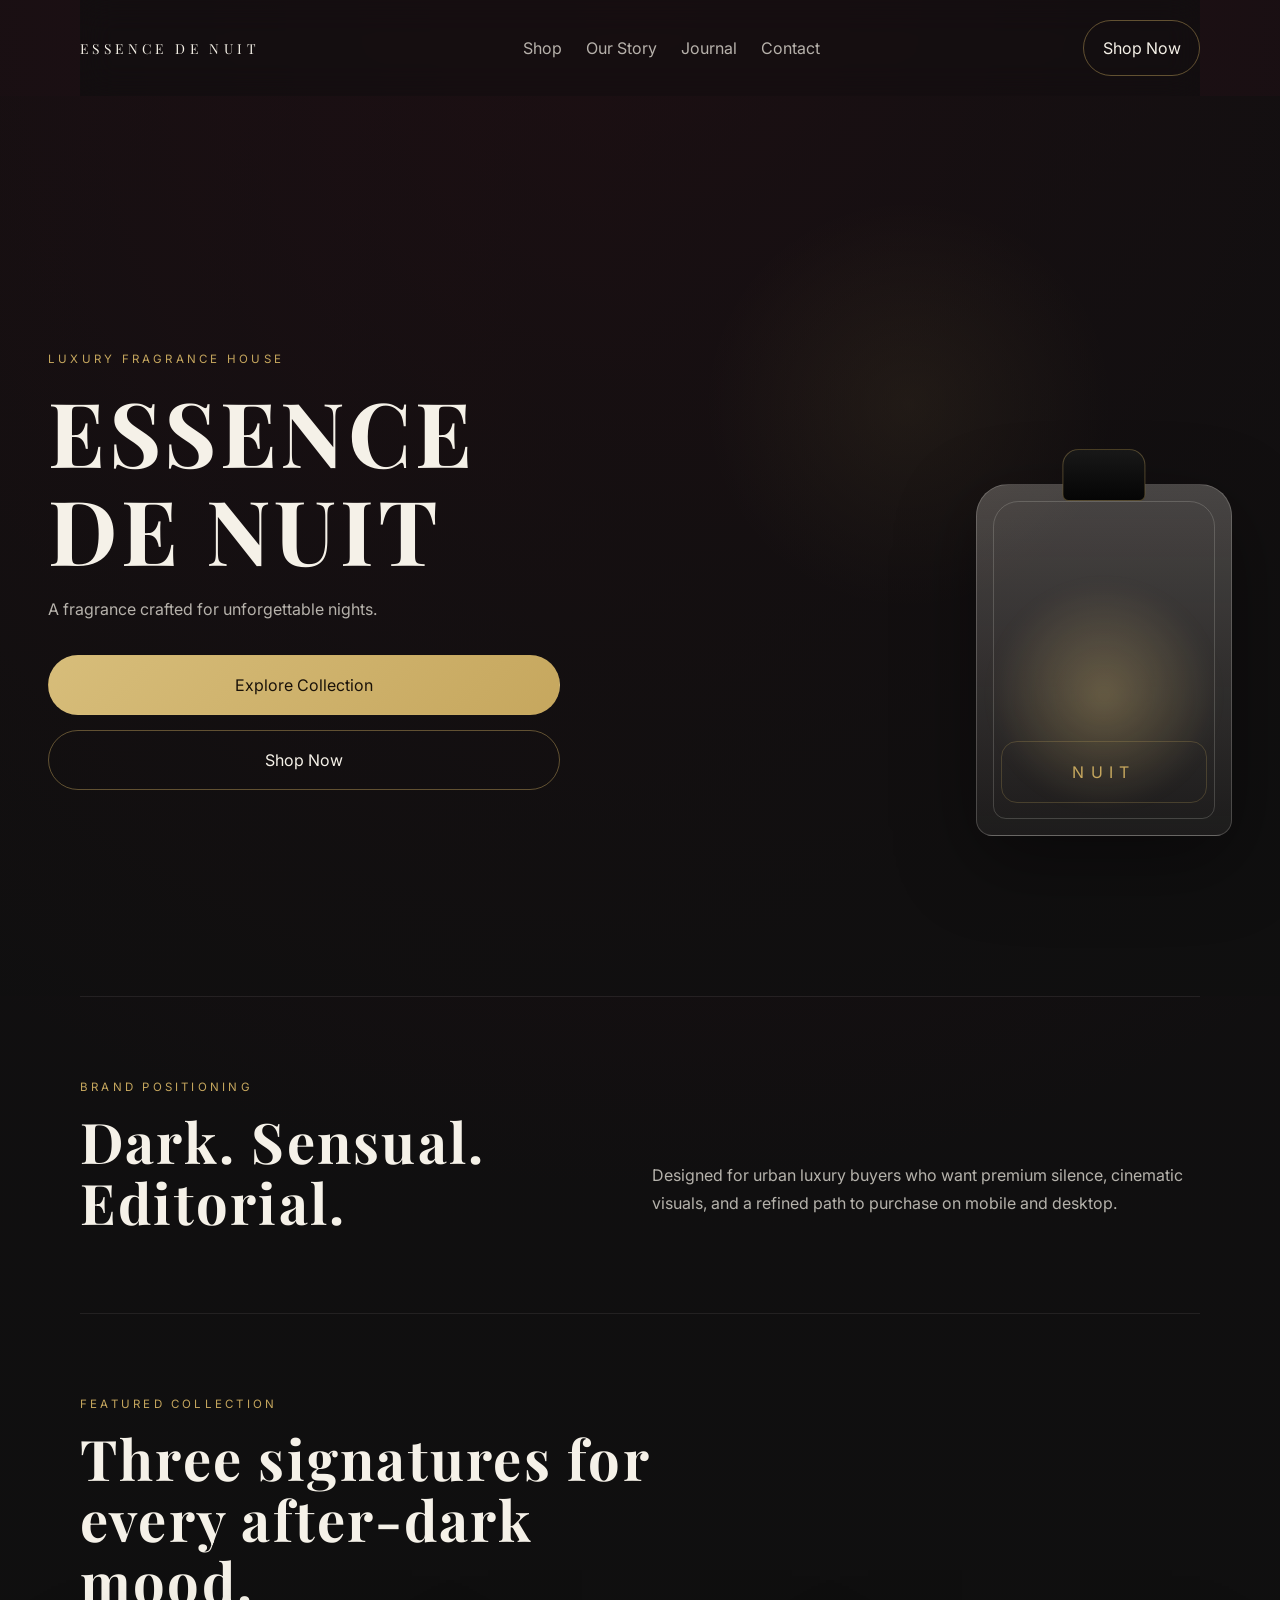
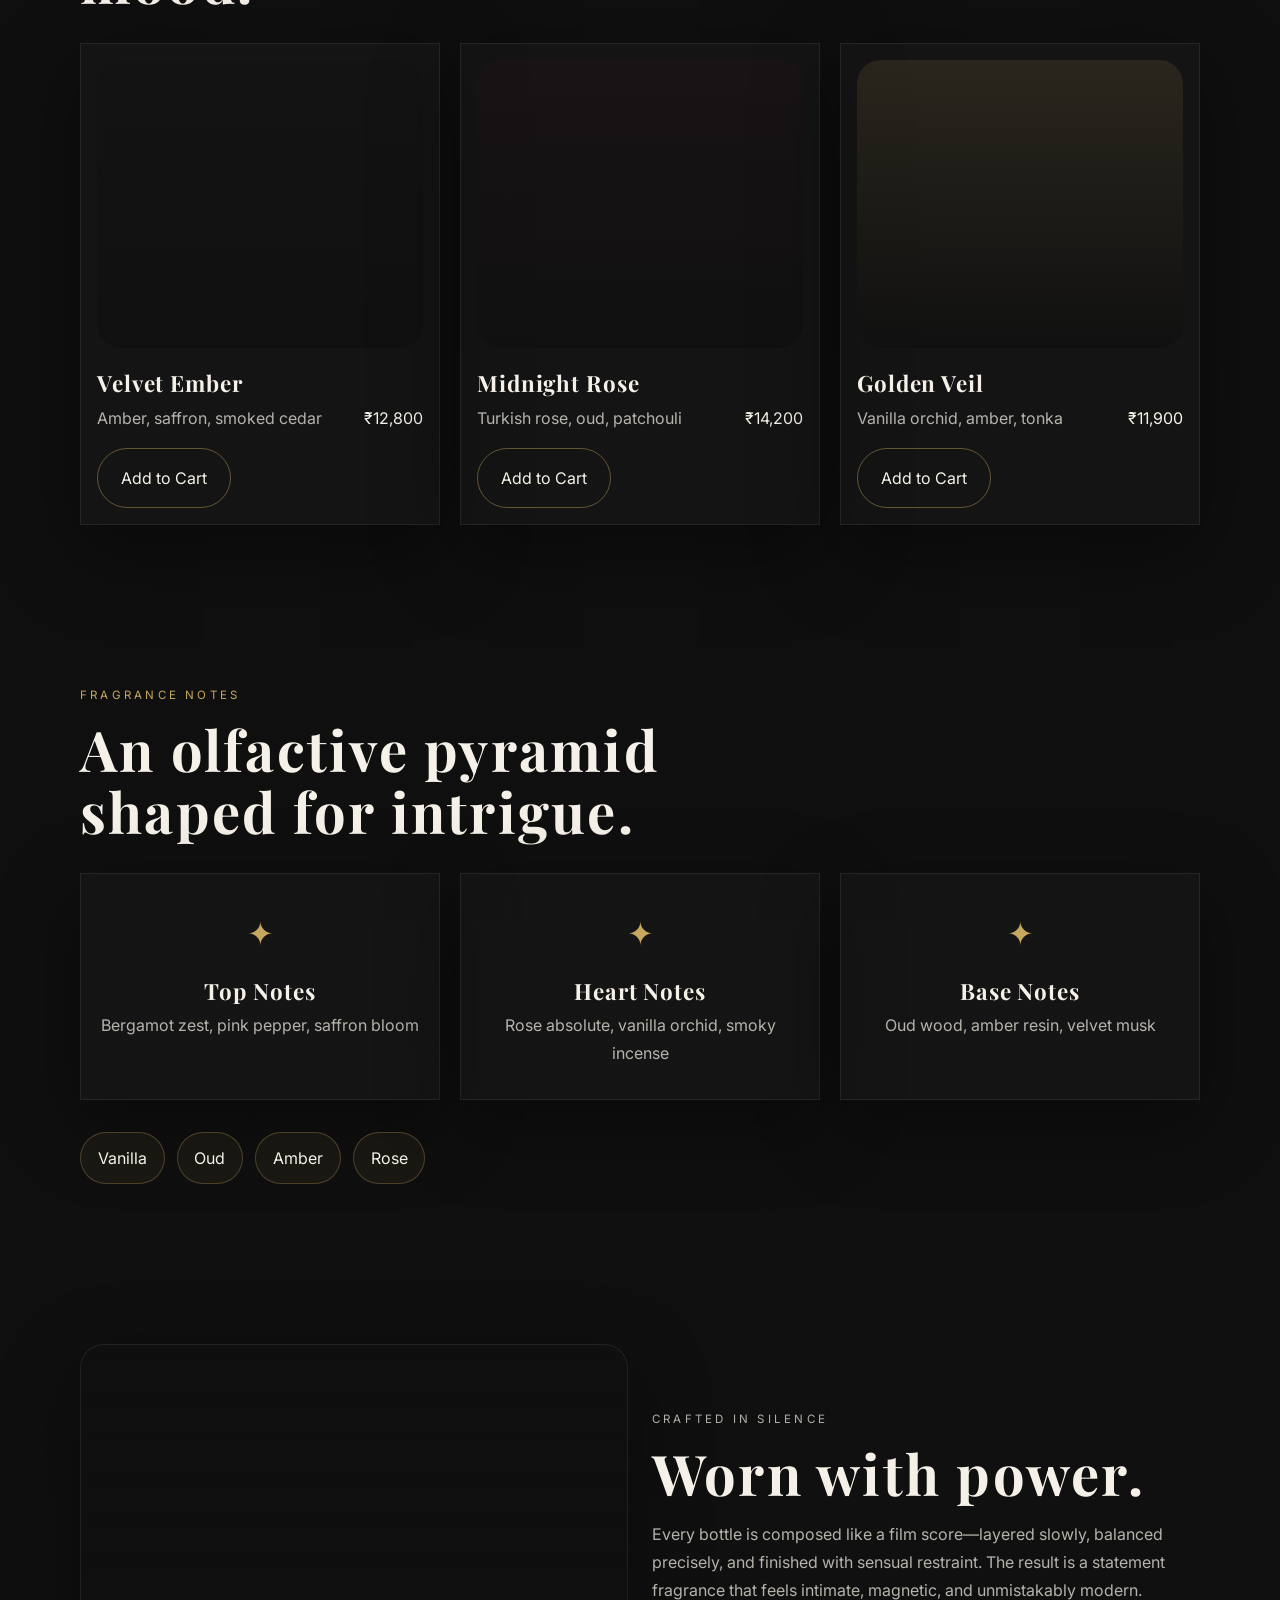
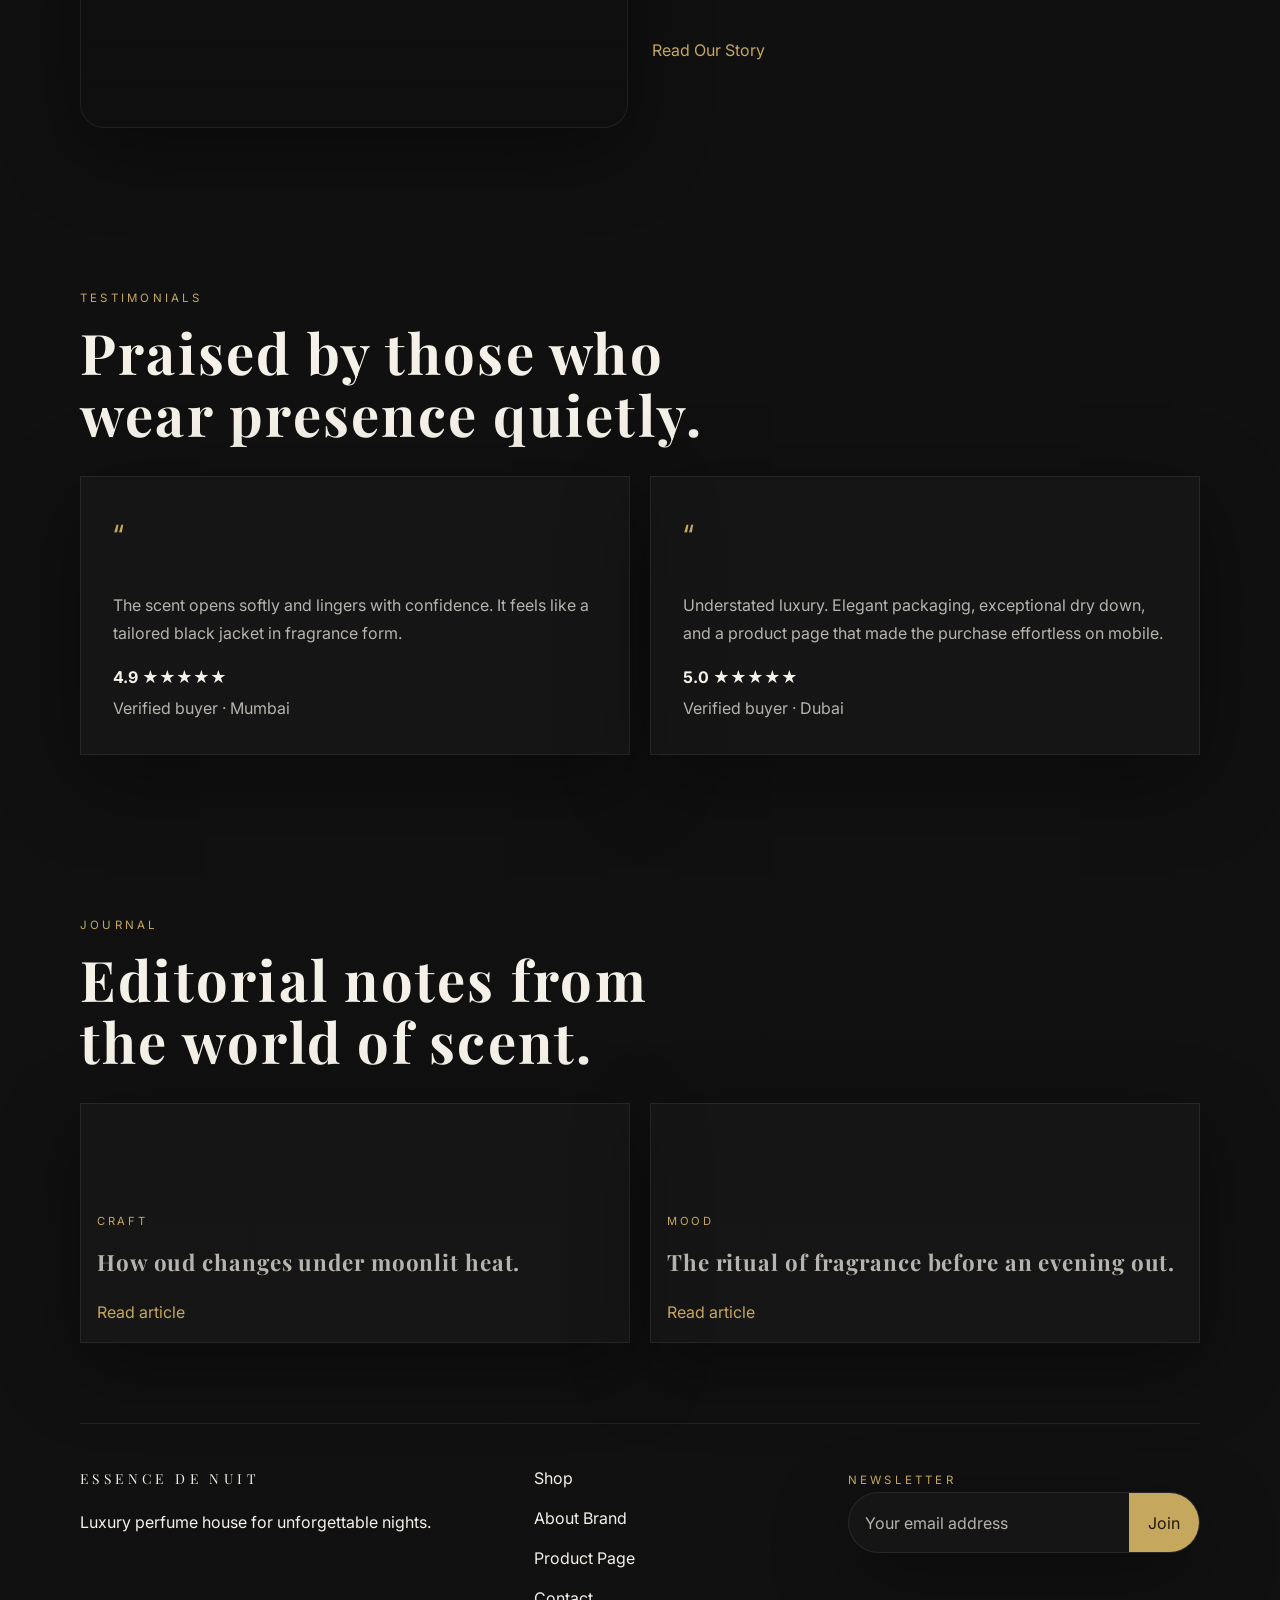
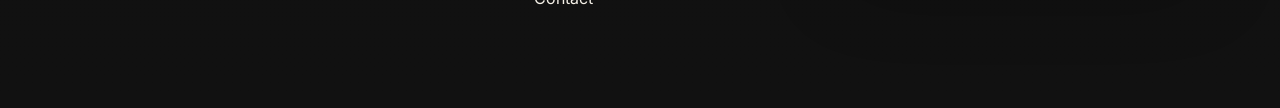
<file: index.html>
<!DOCTYPE html>
<html lang="en">
  <head>
    <meta charset="UTF-8" />
    <meta name="viewport" content="width=device-width, initial-scale=1.0" />
    <title>Essence de Nuit | Luxury Perfume House</title>
    <meta
      name="description"
      content="Discover Essence de Nuit, a cinematic luxury perfume experience crafted for unforgettable nights."
    />
    <link rel="preconnect" href="https://fonts.googleapis.com" />
    <link rel="preconnect" href="https://fonts.gstatic.com" crossorigin />
    <link
      href="https://fonts.googleapis.com/css2?family=Inter:wght@400;500;600&family=Playfair+Display:wght@500;600;700&display=swap"
      rel="stylesheet"
    />
    <link rel="stylesheet" href="styles.css" />
  </head>
  <body>
    <div class="site-shell">
      <header class="site-header">
        <a class="brand-mark" href="index.html">ESSENCE DE NUIT</a>
        <nav class="nav-links" aria-label="Primary navigation">
          <a href="shop.html">Shop</a>
          <a href="#story">Our Story</a>
          <a href="#journal">Journal</a>
          <a href="#contact">Contact</a>
        </nav>
        <a class="nav-cta" href="product.html">Shop Now</a>
      </header>

      <main>
        <section class="hero-section">
          <div class="hero-overlay"></div>
          <div class="hero-content reveal-up">
            <p class="eyebrow">Luxury Fragrance House</p>
            <h1>ESSENCE DE NUIT</h1>
            <p class="hero-copy">
              A fragrance crafted for unforgettable nights.
            </p>
            <div class="hero-actions">
              <a class="button button-gold" href="shop.html">Explore Collection</a>
              <a class="button button-outline" href="product.html">Shop Now</a>
            </div>
          </div>
          <div class="hero-product reveal-up delay-1" aria-hidden="true">
            <div class="bottle-glow"></div>
            <div class="perfume-bottle">
              <span class="cap"></span>
              <span class="label">Nuit</span>
            </div>
          </div>
        </section>

        <section class="section intro-strip reveal-up">
          <div>
            <p class="eyebrow">Brand Positioning</p>
            <h2>Dark. Sensual. Editorial.</h2>
          </div>
          <p>
            Designed for urban luxury buyers who want premium silence, cinematic visuals,
            and a refined path to purchase on mobile and desktop.
          </p>
        </section>

        <section class="section" id="shop">
          <div class="section-heading reveal-up">
            <p class="eyebrow">Featured Collection</p>
            <h2>Three signatures for every after-dark mood.</h2>
          </div>
          <div class="product-grid">
            <article class="product-card reveal-up">
              <div class="product-visual visual-noir"></div>
              <div class="product-meta">
                <div>
                  <h3>Velvet Ember</h3>
                  <p>Amber, saffron, smoked cedar</p>
                </div>
                <span>₹12,800</span>
              </div>
              <a class="button button-outline button-small" href="product.html">Add to Cart</a>
            </article>
            <article class="product-card reveal-up delay-1">
              <div class="product-visual visual-rose"></div>
              <div class="product-meta">
                <div>
                  <h3>Midnight Rose</h3>
                  <p>Turkish rose, oud, patchouli</p>
                </div>
                <span>₹14,200</span>
              </div>
              <a class="button button-outline button-small" href="product.html">Add to Cart</a>
            </article>
            <article class="product-card reveal-up delay-2">
              <div class="product-visual visual-amber"></div>
              <div class="product-meta">
                <div>
                  <h3>Golden Veil</h3>
                  <p>Vanilla orchid, amber, tonka</p>
                </div>
                <span>₹11,900</span>
              </div>
              <a class="button button-outline button-small" href="product.html">Add to Cart</a>
            </article>
          </div>
        </section>

        <section class="section notes-section">
          <div class="section-heading reveal-up">
            <p class="eyebrow">Fragrance Notes</p>
            <h2>An olfactive pyramid shaped for intrigue.</h2>
          </div>
          <div class="notes-grid">
            <article class="note-card reveal-up">
              <span class="note-icon">✦</span>
              <h3>Top Notes</h3>
              <p>Bergamot zest, pink pepper, saffron bloom</p>
            </article>
            <article class="note-card reveal-up delay-1">
              <span class="note-icon">✦</span>
              <h3>Heart Notes</h3>
              <p>Rose absolute, vanilla orchid, smoky incense</p>
            </article>
            <article class="note-card reveal-up delay-2">
              <span class="note-icon">✦</span>
              <h3>Base Notes</h3>
              <p>Oud wood, amber resin, velvet musk</p>
            </article>
          </div>
          <div class="ingredient-row reveal-up delay-2">
            <span>Vanilla</span>
            <span>Oud</span>
            <span>Amber</span>
            <span>Rose</span>
          </div>
        </section>

        <section class="section story-section" id="story">
          <div class="story-media reveal-up"></div>
          <div class="story-copy reveal-up delay-1">
            <p class="eyebrow">Crafted in Silence</p>
            <h2>Worn with power.</h2>
            <p>
              Every bottle is composed like a film score—layered slowly, balanced precisely,
              and finished with sensual restraint. The result is a statement fragrance that
              feels intimate, magnetic, and unmistakably modern.
            </p>
            <a class="text-link" href="about.html">Read Our Story</a>
          </div>
        </section>

        <section class="section testimonials-section">
          <div class="section-heading reveal-up">
            <p class="eyebrow">Testimonials</p>
            <h2>Praised by those who wear presence quietly.</h2>
          </div>
          <div class="testimonial-grid">
            <article class="testimonial-card reveal-up">
              <span class="quote-mark">“</span>
              <p>
                The scent opens softly and lingers with confidence. It feels like a tailored
                black jacket in fragrance form.
              </p>
              <div class="testimonial-meta">
                <strong>4.9 ★★★★★</strong>
                <span>Verified buyer · Mumbai</span>
              </div>
            </article>
            <article class="testimonial-card reveal-up delay-1">
              <span class="quote-mark">“</span>
              <p>
                Understated luxury. Elegant packaging, exceptional dry down, and a product page
                that made the purchase effortless on mobile.
              </p>
              <div class="testimonial-meta">
                <strong>5.0 ★★★★★</strong>
                <span>Verified buyer · Dubai</span>
              </div>
            </article>
          </div>
        </section>

        <section class="section journal-section" id="journal">
          <div class="section-heading reveal-up">
            <p class="eyebrow">Journal</p>
            <h2>Editorial notes from the world of scent.</h2>
          </div>
          <div class="journal-grid">
            <article class="journal-card reveal-up">
              <p class="journal-tag">Craft</p>
              <h3>How oud changes under moonlit heat.</h3>
              <a class="text-link" href="about.html">Read article</a>
            </article>
            <article class="journal-card reveal-up delay-1">
              <p class="journal-tag">Mood</p>
              <h3>The ritual of fragrance before an evening out.</h3>
              <a class="text-link" href="about.html">Read article</a>
            </article>
          </div>
        </section>
      </main>

      <footer class="site-footer" id="contact">
        <div>
          <a class="brand-mark" href="index.html">ESSENCE DE NUIT</a>
          <p>Luxury perfume house for unforgettable nights.</p>
        </div>
        <div class="footer-links">
          <a href="shop.html">Shop</a>
          <a href="about.html">About Brand</a>
          <a href="product.html">Product Page</a>
          <a href="mailto:concierge@essencedenuit.com">Contact</a>
        </div>
        <form class="newsletter-form">
          <label for="email" class="eyebrow">Newsletter</label>
          <div>
            <input id="email" type="email" placeholder="Your email address" />
            <button type="submit">Join</button>
          </div>
        </form>
      </footer>
    </div>

    <script src="script.js"></script>
  </body>
</html>
</file>
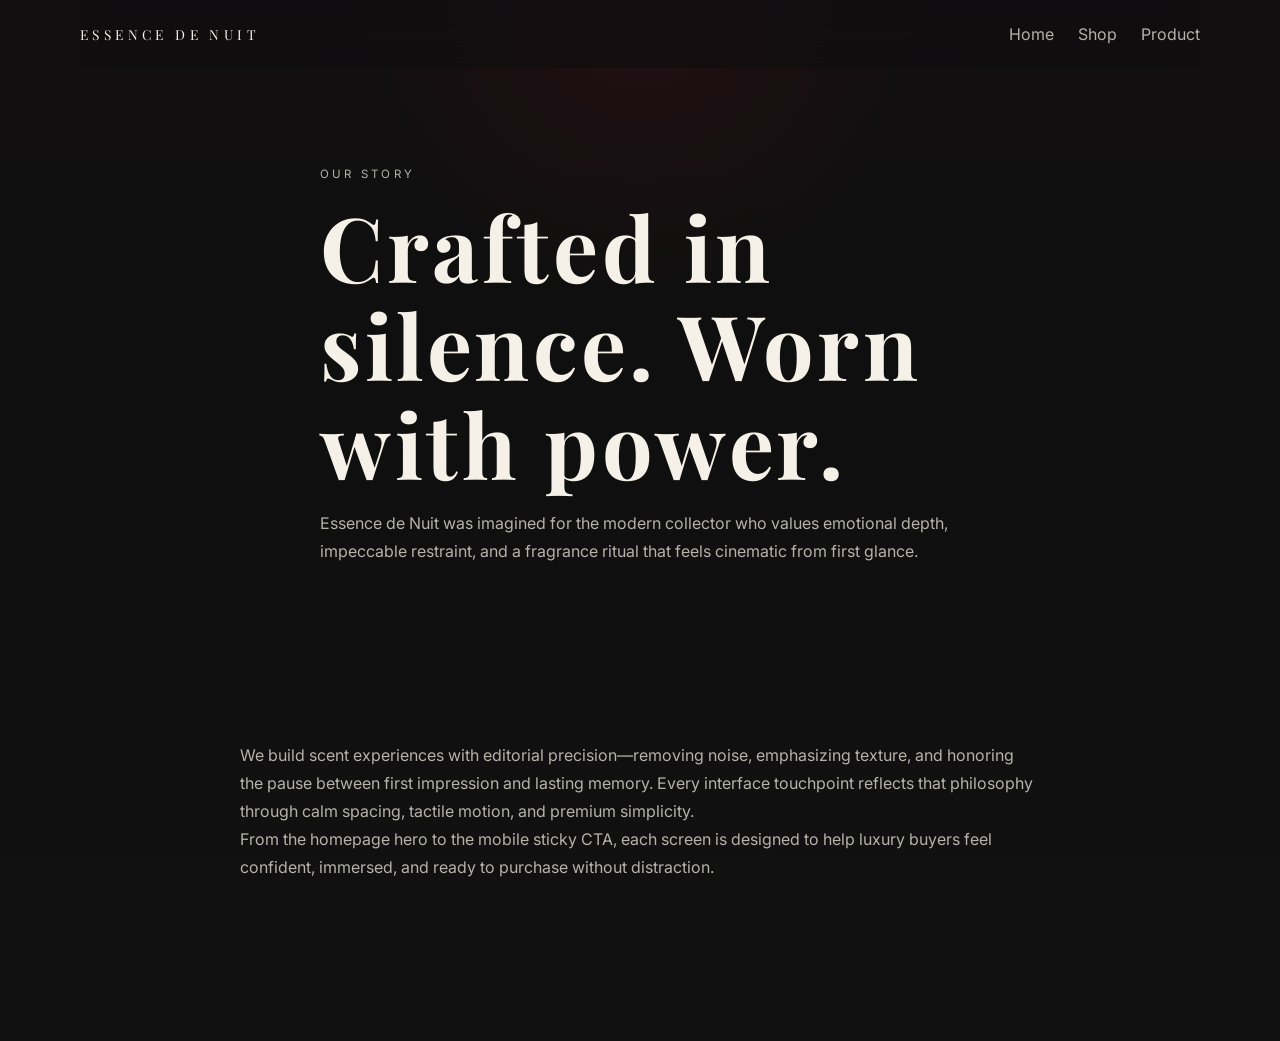
<file: about.html>
<!DOCTYPE html>
<html lang="en">
  <head>
    <meta charset="UTF-8" />
    <meta name="viewport" content="width=device-width, initial-scale=1.0" />
    <title>Our Story | Essence de Nuit</title>
    <meta
      name="description"
      content="Learn the story behind the Essence de Nuit luxury perfume brand."
    />
    <link rel="preconnect" href="https://fonts.googleapis.com" />
    <link rel="preconnect" href="https://fonts.gstatic.com" crossorigin />
    <link
      href="https://fonts.googleapis.com/css2?family=Inter:wght@400;500;600&family=Playfair+Display:wght@500;600;700&display=swap"
      rel="stylesheet"
    />
    <link rel="stylesheet" href="styles.css" />
  </head>
  <body>
    <div class="site-shell page-shell">
      <header class="site-header compact-header">
        <a class="brand-mark" href="index.html">ESSENCE DE NUIT</a>
        <nav class="nav-links" aria-label="Primary navigation">
          <a href="index.html">Home</a>
          <a href="shop.html">Shop</a>
          <a href="product.html">Product</a>
        </nav>
      </header>

      <main>
        <section class="page-hero reveal-up">
          <p class="eyebrow">Our Story</p>
          <h1>Crafted in silence. Worn with power.</h1>
          <p>
            Essence de Nuit was imagined for the modern collector who values emotional depth,
            impeccable restraint, and a fragrance ritual that feels cinematic from first glance.
          </p>
        </section>

        <section class="section story-long reveal-up delay-1">
          <p>
            We build scent experiences with editorial precision—removing noise, emphasizing texture,
            and honoring the pause between first impression and lasting memory. Every interface touchpoint
            reflects that philosophy through calm spacing, tactile motion, and premium simplicity.
          </p>
          <p>
            From the homepage hero to the mobile sticky CTA, each screen is designed to help luxury buyers
            feel confident, immersed, and ready to purchase without distraction.
          </p>
        </section>
      </main>
    </div>

    <script src="script.js"></script>
  </body>
</html>
</file>
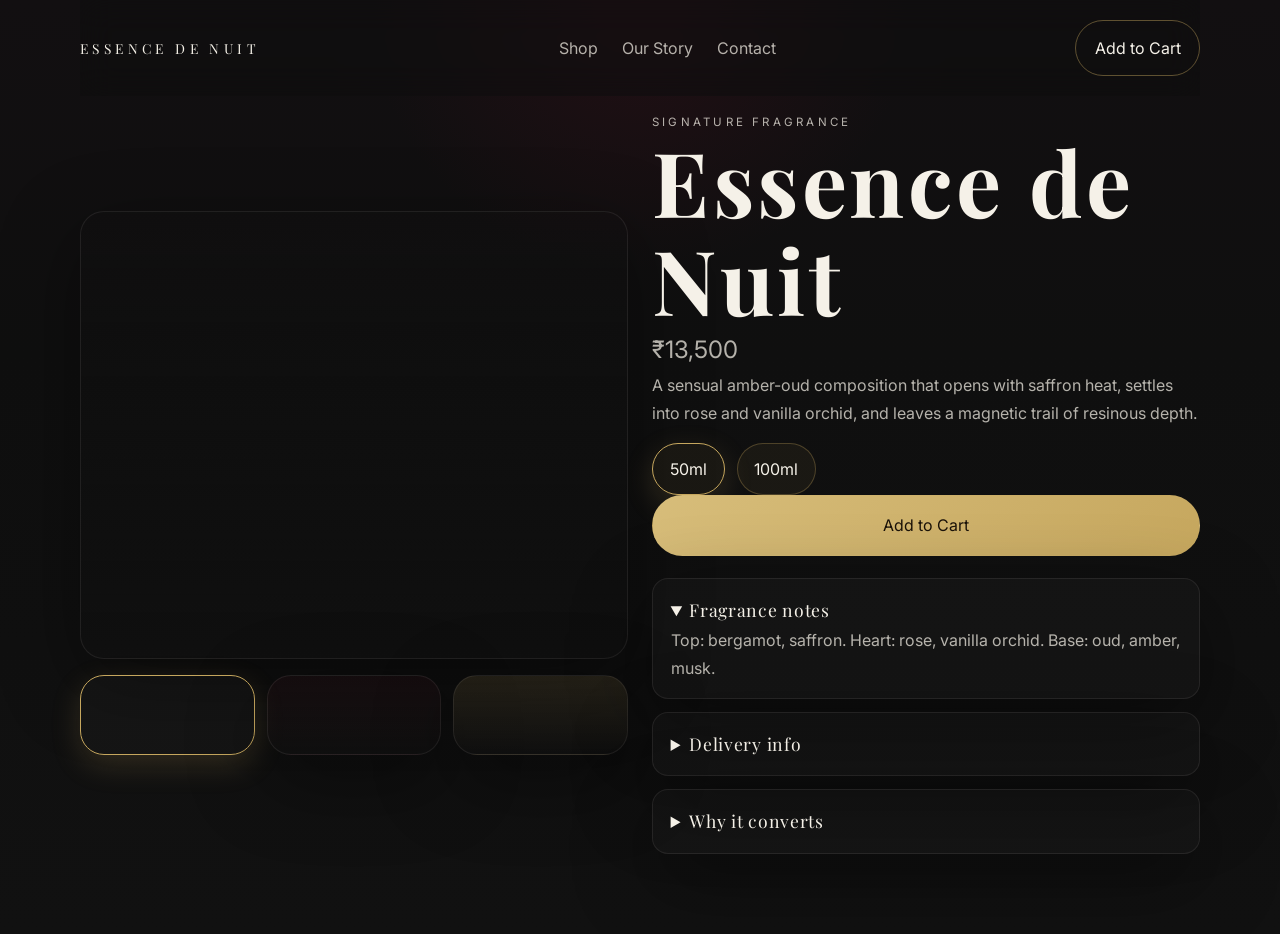
<file: product.html>
<!DOCTYPE html>
<html lang="en">
  <head>
    <meta charset="UTF-8" />
    <meta name="viewport" content="width=device-width, initial-scale=1.0" />
    <title>Essence de Nuit | Product Detail</title>
    <meta
      name="description"
      content="Shop the signature Essence de Nuit fragrance with luxury mobile-first UX."
    />
    <link rel="preconnect" href="https://fonts.googleapis.com" />
    <link rel="preconnect" href="https://fonts.gstatic.com" crossorigin />
    <link
      href="https://fonts.googleapis.com/css2?family=Inter:wght@400;500;600&family=Playfair+Display:wght@500;600;700&display=swap"
      rel="stylesheet"
    />
    <link rel="stylesheet" href="styles.css" />
  </head>
  <body>
    <div class="site-shell page-shell">
      <header class="site-header compact-header">
        <a class="brand-mark" href="index.html">ESSENCE DE NUIT</a>
        <nav class="nav-links" aria-label="Primary navigation">
          <a href="shop.html">Shop</a>
          <a href="about.html">Our Story</a>
          <a href="index.html#contact">Contact</a>
        </nav>
        <a class="nav-cta" href="#purchase">Add to Cart</a>
      </header>

      <main class="product-page">
        <section class="product-layout">
          <div class="product-gallery reveal-up">
            <div class="product-gallery-main visual-noir"></div>
            <div class="thumb-row">
              <button class="thumb active" type="button" aria-label="Front bottle view"></button>
              <button class="thumb thumb-alt" type="button" aria-label="Bottle close-up"></button>
              <button class="thumb thumb-third" type="button" aria-label="Packaging view"></button>
            </div>
          </div>

          <div class="product-details reveal-up delay-1" id="purchase">
            <p class="eyebrow">Signature fragrance</p>
            <h1>Essence de Nuit</h1>
            <p class="price">₹13,500</p>
            <p class="product-description">
              A sensual amber-oud composition that opens with saffron heat, settles into rose
              and vanilla orchid, and leaves a magnetic trail of resinous depth.
            </p>

            <div class="size-selector" aria-label="Choose size">
              <button class="size-pill active" type="button">50ml</button>
              <button class="size-pill" type="button">100ml</button>
            </div>

            <button class="button button-gold button-full" type="button">Add to Cart</button>

            <div class="info-stack">
              <details open>
                <summary>Fragrance notes</summary>
                <p>Top: bergamot, saffron. Heart: rose, vanilla orchid. Base: oud, amber, musk.</p>
              </details>
              <details>
                <summary>Delivery info</summary>
                <p>Complimentary shipping in India. International delivery in 5–8 business days.</p>
              </details>
              <details>
                <summary>Why it converts</summary>
                <p>Thumb-friendly actions, sticky mobile CTA, and concise luxury storytelling reduce friction.</p>
              </details>
            </div>
          </div>
        </section>
      </main>

      <div class="mobile-sticky-bar">
        <div>
          <span>Essence de Nuit</span>
          <strong>₹13,500</strong>
        </div>
        <button class="button button-gold" type="button">Add to Cart</button>
      </div>
    </div>

    <script src="script.js"></script>
  </body>
</html>
</file>
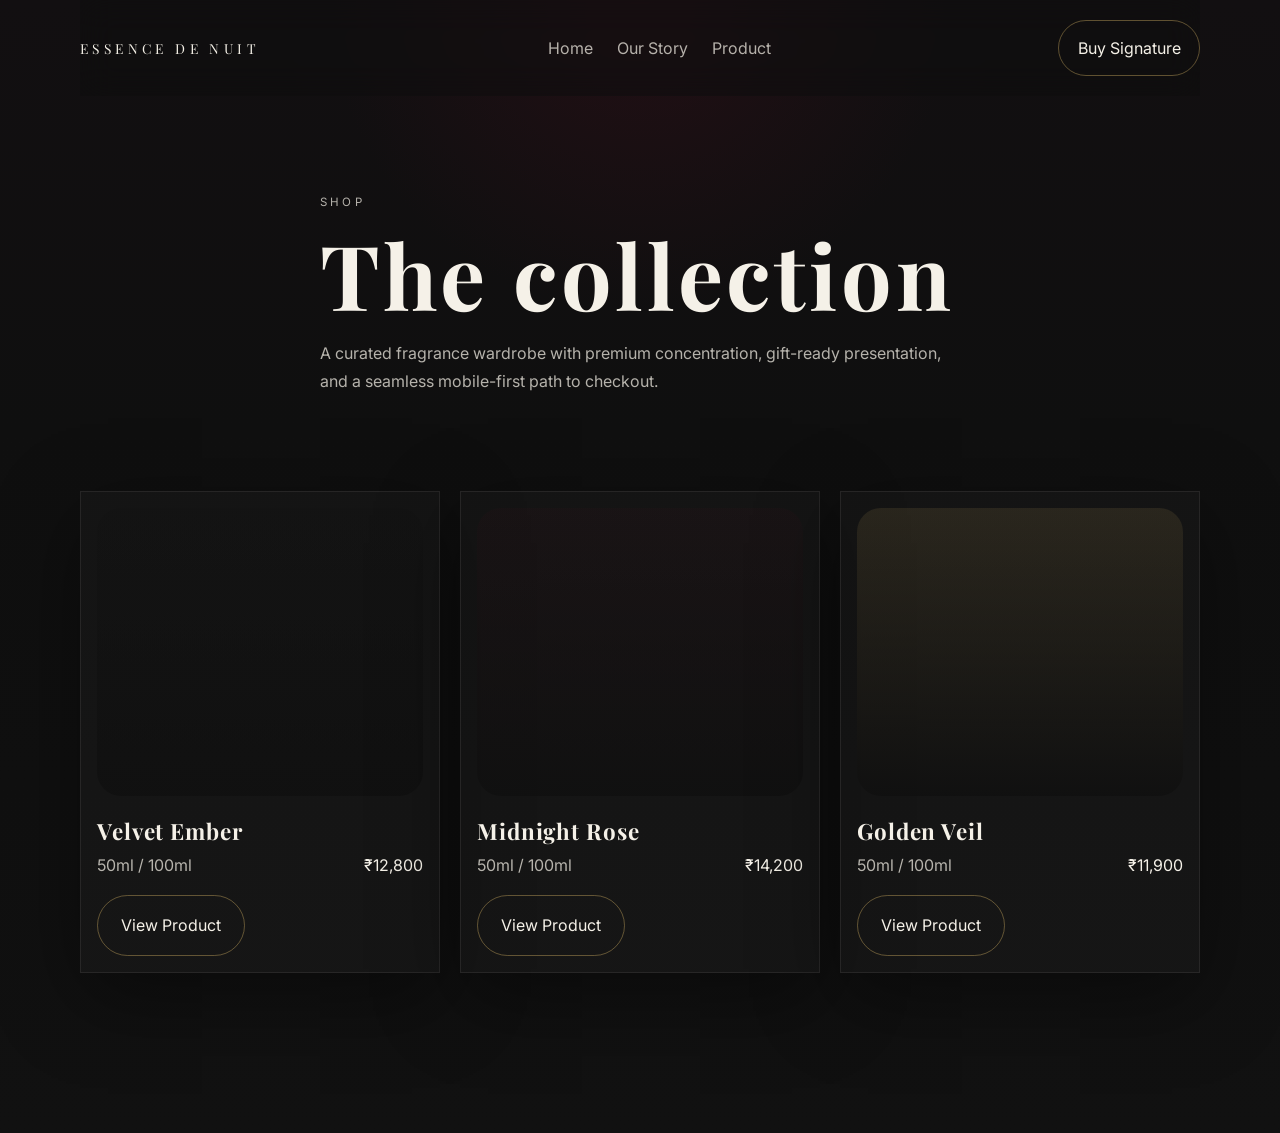
<file: shop.html>
<!DOCTYPE html>
<html lang="en">
  <head>
    <meta charset="UTF-8" />
    <meta name="viewport" content="width=device-width, initial-scale=1.0" />
    <title>Shop | Essence de Nuit</title>
    <meta
      name="description"
      content="Explore the luxury perfume collection from Essence de Nuit."
    />
    <link rel="preconnect" href="https://fonts.googleapis.com" />
    <link rel="preconnect" href="https://fonts.gstatic.com" crossorigin />
    <link
      href="https://fonts.googleapis.com/css2?family=Inter:wght@400;500;600&family=Playfair+Display:wght@500;600;700&display=swap"
      rel="stylesheet"
    />
    <link rel="stylesheet" href="styles.css" />
  </head>
  <body>
    <div class="site-shell page-shell">
      <header class="site-header compact-header">
        <a class="brand-mark" href="index.html">ESSENCE DE NUIT</a>
        <nav class="nav-links" aria-label="Primary navigation">
          <a href="index.html">Home</a>
          <a href="about.html">Our Story</a>
          <a href="product.html">Product</a>
        </nav>
        <a class="nav-cta" href="product.html">Buy Signature</a>
      </header>

      <main>
        <section class="page-hero reveal-up">
          <p class="eyebrow">Shop</p>
          <h1>The collection</h1>
          <p>
            A curated fragrance wardrobe with premium concentration, gift-ready presentation,
            and a seamless mobile-first path to checkout.
          </p>
        </section>

        <section class="section product-grid spacious-grid">
          <article class="product-card reveal-up">
            <div class="product-visual visual-noir"></div>
            <div class="product-meta">
              <div>
                <h3>Velvet Ember</h3>
                <p>50ml / 100ml</p>
              </div>
              <span>₹12,800</span>
            </div>
            <a class="button button-outline button-small" href="product.html">View Product</a>
          </article>
          <article class="product-card reveal-up delay-1">
            <div class="product-visual visual-rose"></div>
            <div class="product-meta">
              <div>
                <h3>Midnight Rose</h3>
                <p>50ml / 100ml</p>
              </div>
              <span>₹14,200</span>
            </div>
            <a class="button button-outline button-small" href="product.html">View Product</a>
          </article>
          <article class="product-card reveal-up delay-2">
            <div class="product-visual visual-amber"></div>
            <div class="product-meta">
              <div>
                <h3>Golden Veil</h3>
                <p>50ml / 100ml</p>
              </div>
              <span>₹11,900</span>
            </div>
            <a class="button button-outline button-small" href="product.html">View Product</a>
          </article>
        </section>
      </main>
    </div>

    <script src="script.js"></script>
  </body>
</html>
</file>
<file: styles.css>
:root {
  --bg: #0f0f0f;
  --surface: #151515;
  --surface-soft: #1f1a18;
  --text: #f5f1e8;
  --muted: rgba(245, 241, 232, 0.72);
  --gold: #c6a75e;
  --gold-soft: rgba(198, 167, 94, 0.16);
  --beige: #f5f1e8;
  --burgundy: #3b0f1a;
  --border: rgba(245, 241, 232, 0.08);
  --shadow: 0 24px 80px rgba(0, 0, 0, 0.4);
}

* {
  box-sizing: border-box;
}

html {
  scroll-behavior: smooth;
}

body {
  margin: 0;
  font-family: 'Inter', sans-serif;
  background:
    radial-gradient(circle at top, rgba(59, 15, 26, 0.4), transparent 24%),
    linear-gradient(180deg, #120f11 0%, var(--bg) 38%, #111 100%);
  color: var(--text);
  line-height: 1.75;
}

img {
  max-width: 100%;
  display: block;
}

button,
a,
input {
  font: inherit;
}

a {
  color: inherit;
  text-decoration: none;
}

.site-shell {
  min-height: 100vh;
}

.site-header,
.site-footer,
.section,
.page-hero,
.product-layout,
.intro-strip {
  width: min(1120px, calc(100% - 2rem));
  margin: 0 auto;
}

.site-header {
  position: sticky;
  top: 0;
  z-index: 20;
  display: flex;
  align-items: center;
  justify-content: space-between;
  gap: 1rem;
  padding: 1.25rem 0;
  backdrop-filter: blur(16px);
  background: rgba(15, 15, 15, 0.58);
}

.brand-mark,
h1,
h2,
h3,
summary {
  font-family: 'Playfair Display', serif;
  letter-spacing: 0.04em;
}

.brand-mark {
  font-size: 0.86rem;
  letter-spacing: 0.32em;
}

.nav-links {
  display: none;
  gap: 1.5rem;
  color: var(--muted);
}

.nav-links a:hover,
.text-link:hover {
  color: var(--gold);
}

.nav-cta,
.button {
  border-radius: 999px;
  transition: transform 350ms ease, background-color 350ms ease, color 350ms ease, border-color 350ms ease, box-shadow 350ms ease;
}

.nav-cta,
.button-outline {
  border: 1px solid rgba(198, 167, 94, 0.44);
  color: var(--beige);
  padding: 0.8rem 1.15rem;
}

.nav-cta:hover,
.button-outline:hover {
  color: var(--gold);
  border-color: var(--gold);
  transform: translateY(-2px);
  box-shadow: 0 12px 30px rgba(198, 167, 94, 0.12);
}

.hero-section {
  position: relative;
  min-height: 100vh;
  display: grid;
  align-items: center;
  padding: 4rem 1rem 6rem;
  overflow: hidden;
}

.hero-overlay {
  position: absolute;
  inset: 0;
  background:
    linear-gradient(135deg, rgba(15, 15, 15, 0.15), rgba(15, 15, 15, 0.86)),
    radial-gradient(circle at 70% 35%, rgba(198, 167, 94, 0.16), transparent 18%),
    url('https://images.unsplash.com/photo-1541643600914-78b084683601?auto=format&fit=crop&w=1400&q=80') center/cover;
  transform: scale(1.05);
}

.hero-content,
.hero-product {
  position: relative;
  z-index: 1;
}

.hero-content {
  max-width: 32rem;
  padding-top: 5rem;
}

.eyebrow {
  margin: 0 0 0.8rem;
  color: var(--gold);
  text-transform: uppercase;
  letter-spacing: 0.28em;
  font-size: 0.72rem;
}

h1,
h2 {
  margin: 0;
  line-height: 1.1;
}

.hero-content h1,
.page-hero h1,
.product-details h1 {
  font-size: clamp(3rem, 12vw, 5.6rem);
}

.hero-copy,
.page-hero p,
.product-description,
.section-heading p:last-child,
.story-copy p,
.testimonial-card p,
.journal-card h3,
.note-card p,
.intro-strip p:last-child,
.story-long p {
  color: var(--muted);
}

.hero-actions {
  display: flex;
  flex-direction: column;
  gap: 0.9rem;
  margin-top: 2rem;
}

.button {
  display: inline-flex;
  align-items: center;
  justify-content: center;
  min-height: 3.25rem;
  padding: 0.95rem 1.45rem;
}

.button-gold {
  background: linear-gradient(135deg, #d7bd7a, var(--gold));
  color: #1a1209;
  border: 1px solid transparent;
}

.button-gold:hover {
  transform: translateY(-2px);
  box-shadow: 0 18px 40px rgba(198, 167, 94, 0.25);
}

.button-small {
  min-height: 2.8rem;
}

.button-full {
  width: 100%;
}

.hero-product {
  display: none;
  justify-self: end;
  align-self: end;
  margin-bottom: 4rem;
}

.bottle-glow {
  position: absolute;
  inset: 18% 5% -2% 5%;
  background: radial-gradient(circle, rgba(198, 167, 94, 0.36), transparent 60%);
  filter: blur(8px);
}

.perfume-bottle {
  position: relative;
  width: 16rem;
  height: 22rem;
  border-radius: 2rem 2rem 1rem 1rem;
  background: linear-gradient(180deg, rgba(245, 241, 232, 0.24), rgba(245, 241, 232, 0.06));
  border: 1px solid rgba(245, 241, 232, 0.2);
  box-shadow: var(--shadow);
}

.perfume-bottle::before {
  content: '';
  position: absolute;
  inset: 1rem;
  border-radius: 1.6rem 1.6rem 0.8rem 0.8rem;
  border: 1px solid rgba(245, 241, 232, 0.18);
}

.cap {
  position: absolute;
  top: -2.2rem;
  left: 50%;
  width: 5.2rem;
  height: 3.2rem;
  transform: translateX(-50%);
  border-radius: 1rem 1rem 0.4rem 0.4rem;
  background: linear-gradient(180deg, #181818, #050505);
  border: 1px solid rgba(198, 167, 94, 0.35);
}

.label {
  position: absolute;
  inset: auto 1.5rem 2rem;
  padding: 1rem;
  border-radius: 1rem;
  border: 1px solid rgba(198, 167, 94, 0.24);
  text-align: center;
  text-transform: uppercase;
  letter-spacing: 0.4em;
  color: var(--gold);
}

.section,
.intro-strip,
.page-hero {
  padding: 5rem 0;
}

.intro-strip {
  display: grid;
  gap: 1.5rem;
  align-items: end;
  border-top: 1px solid var(--border);
  border-bottom: 1px solid var(--border);
}

.section-heading {
  max-width: 40rem;
  margin-bottom: 2rem;
}

.section-heading h2,
.story-copy h2,
.intro-strip h2 {
  font-size: clamp(2rem, 7vw, 3.5rem);
}

.product-grid,
.notes-grid,
.testimonial-grid,
.journal-grid {
  display: grid;
  gap: 1.25rem;
}

.product-card,
.note-card,
.testimonial-card,
.journal-card,
.story-media,
.product-gallery-main,
.thumb,
.newsletter-form div,
.info-stack details {
  background: rgba(255, 255, 255, 0.02);
  border: 1px solid var(--border);
  box-shadow: var(--shadow);
}

.product-card,
.note-card,
.testimonial-card,
.journal-card {
  padding: 1rem;
}

.product-card {
  overflow: hidden;
}

.product-card:hover .product-visual {
  transform: scale(1.05);
}

.product-card:hover {
  border-color: rgba(198, 167, 94, 0.34);
}

.product-visual,
.story-media,
.product-gallery-main,
.thumb {
  border-radius: 1.5rem;
  min-height: 18rem;
  background-size: cover;
  background-position: center;
  transition: transform 450ms ease, filter 450ms ease;
}

.visual-noir {
  background:
    linear-gradient(180deg, rgba(15, 15, 15, 0.2), rgba(15, 15, 15, 0.75)),
    url('https://images.unsplash.com/photo-1594035910387-fea47794261f?auto=format&fit=crop&w=900&q=80') center/cover;
}

.visual-rose {
  background:
    linear-gradient(180deg, rgba(59, 15, 26, 0.12), rgba(15, 15, 15, 0.76)),
    url('https://images.unsplash.com/photo-1615631980648-e6f6e07234f1?auto=format&fit=crop&w=900&q=80') center/cover;
}

.visual-amber {
  background:
    linear-gradient(180deg, rgba(198, 167, 94, 0.12), rgba(15, 15, 15, 0.76)),
    url('https://images.unsplash.com/photo-1592945403244-b3fbafd7f539?auto=format&fit=crop&w=900&q=80') center/cover;
}

.product-meta {
  display: flex;
  justify-content: space-between;
  gap: 1rem;
  align-items: end;
  margin: 1rem 0;
}

.product-meta h3,
.note-card h3,
.journal-card h3 {
  margin: 0;
  font-size: 1.4rem;
}

.product-meta p,
.note-card p,
.price,
.testimonial-meta span,
.newsletter-form input::placeholder,
.product-details p,
.info-stack p,
.story-long p {
  margin: 0;
  color: var(--muted);
}

.notes-section {
  position: relative;
}

.note-card {
  text-align: center;
  padding: 2rem 1.25rem;
}

.note-icon,
.quote-mark {
  display: inline-block;
  color: var(--gold);
  font-size: 2rem;
  margin-bottom: 0.6rem;
}

.ingredient-row {
  display: flex;
  flex-wrap: wrap;
  gap: 0.75rem;
  margin-top: 2rem;
}

.ingredient-row span,
.size-pill {
  padding: 0.7rem 1.05rem;
  border-radius: 999px;
  border: 1px solid rgba(198, 167, 94, 0.3);
  color: var(--beige);
  background: rgba(198, 167, 94, 0.06);
}

.story-section,
.product-layout {
  display: grid;
  gap: 1.5rem;
  align-items: center;
}

.story-media {
  min-height: 24rem;
  background:
    linear-gradient(180deg, rgba(15, 15, 15, 0.12), rgba(15, 15, 15, 0.7)),
    url('https://images.unsplash.com/photo-1523293182086-7651a899d37f?auto=format&fit=crop&w=1200&q=80') center/cover;
}

.text-link {
  color: var(--gold);
  display: inline-block;
  margin-top: 1rem;
}

.testimonial-card {
  padding: 2rem;
}

.testimonial-meta {
  display: flex;
  flex-direction: column;
  gap: 0.2rem;
  margin-top: 1rem;
}

.journal-card {
  min-height: 15rem;
  display: flex;
  flex-direction: column;
  justify-content: end;
}

.journal-tag {
  color: var(--gold);
  text-transform: uppercase;
  letter-spacing: 0.24em;
  font-size: 0.7rem;
}

.site-footer {
  display: grid;
  gap: 2rem;
  padding: 2.5rem 0 6rem;
  border-top: 1px solid var(--border);
}

.footer-links {
  display: grid;
  gap: 0.75rem;
}

.newsletter-form div {
  display: flex;
  align-items: center;
  border-radius: 999px;
  overflow: hidden;
}

.newsletter-form input {
  flex: 1;
  border: 0;
  background: transparent;
  color: var(--text);
  padding: 0.95rem 1rem;
}

.newsletter-form button {
  border: 0;
  background: var(--gold);
  color: #20180c;
  padding: 0.95rem 1.2rem;
}

.page-shell {
  padding-bottom: 5rem;
}

.page-hero {
  max-width: 40rem;
}

.spacious-grid {
  padding-top: 0;
}

.compact-header {
  margin-bottom: 1rem;
}

.product-gallery-main {
  min-height: 28rem;
}

.thumb-row,
.size-selector {
  display: flex;
  gap: 0.75rem;
  margin-top: 1rem;
}

.thumb {
  min-height: 5rem;
  flex: 1;
  border: 1px solid var(--border);
}

.thumb-alt {
  background:
    linear-gradient(180deg, rgba(59, 15, 26, 0.18), rgba(15, 15, 15, 0.8)),
    url('https://images.unsplash.com/photo-1588405748880-12d1d2a59b17?auto=format&fit=crop&w=700&q=80') center/cover;
}

.thumb-third {
  background:
    linear-gradient(180deg, rgba(198, 167, 94, 0.12), rgba(15, 15, 15, 0.78)),
    url('https://images.unsplash.com/photo-1611078489935-0cb964de46d6?auto=format&fit=crop&w=700&q=80') center/cover;
}

.thumb.active,
.size-pill.active {
  border-color: var(--gold);
  box-shadow: 0 10px 30px rgba(198, 167, 94, 0.18);
}

.price {
  font-size: 1.5rem;
  color: var(--beige);
  margin: 1rem 0;
}

.info-stack {
  display: grid;
  gap: 0.8rem;
  margin-top: 1.4rem;
}

.info-stack details {
  border-radius: 1rem;
  padding: 1rem 1.1rem;
}

summary {
  cursor: pointer;
  font-size: 1.1rem;
}

.mobile-sticky-bar {
  position: fixed;
  left: 1rem;
  right: 1rem;
  bottom: 1rem;
  z-index: 30;
  display: flex;
  justify-content: space-between;
  gap: 1rem;
  align-items: center;
  padding: 0.85rem 1rem;
  border-radius: 1.2rem;
  background: rgba(15, 15, 15, 0.92);
  border: 1px solid rgba(198, 167, 94, 0.28);
  backdrop-filter: blur(16px);
  box-shadow: var(--shadow);
}

.mobile-sticky-bar span {
  display: block;
  color: var(--muted);
  font-size: 0.86rem;
}

.mobile-sticky-bar strong {
  color: var(--beige);
}

.story-long {
  max-width: 50rem;
}

.reveal-up {
  opacity: 0;
  transform: translateY(24px);
  transition: opacity 500ms ease, transform 500ms ease;
}

.reveal-up.is-visible {
  opacity: 1;
  transform: translateY(0);
}

.delay-1 {
  transition-delay: 120ms;
}

.delay-2 {
  transition-delay: 240ms;
}

@media (min-width: 700px) {
  .hero-actions,
  .notes-grid,
  .testimonial-grid,
  .journal-grid,
  .site-footer,
  .intro-strip,
  .product-grid {
    grid-template-columns: repeat(2, minmax(0, 1fr));
  }

  .story-section,
  .product-layout {
    grid-template-columns: repeat(2, minmax(0, 1fr));
  }

  .nav-links {
    display: flex;
  }

  .mobile-sticky-bar {
    display: none;
  }
}

@media (min-width: 960px) {
  .hero-section {
    grid-template-columns: 1.1fr 0.9fr;
    padding-inline: 3rem;
  }

  .hero-product {
    display: block;
  }

  .product-grid {
    grid-template-columns: repeat(3, minmax(0, 1fr));
  }

  .notes-grid {
    grid-template-columns: repeat(3, minmax(0, 1fr));
  }

  .site-footer {
    grid-template-columns: 1.2fr 0.8fr 1fr;
    align-items: start;
  }

  .intro-strip {
    grid-template-columns: 1fr 1fr;
  }
}
</file>
